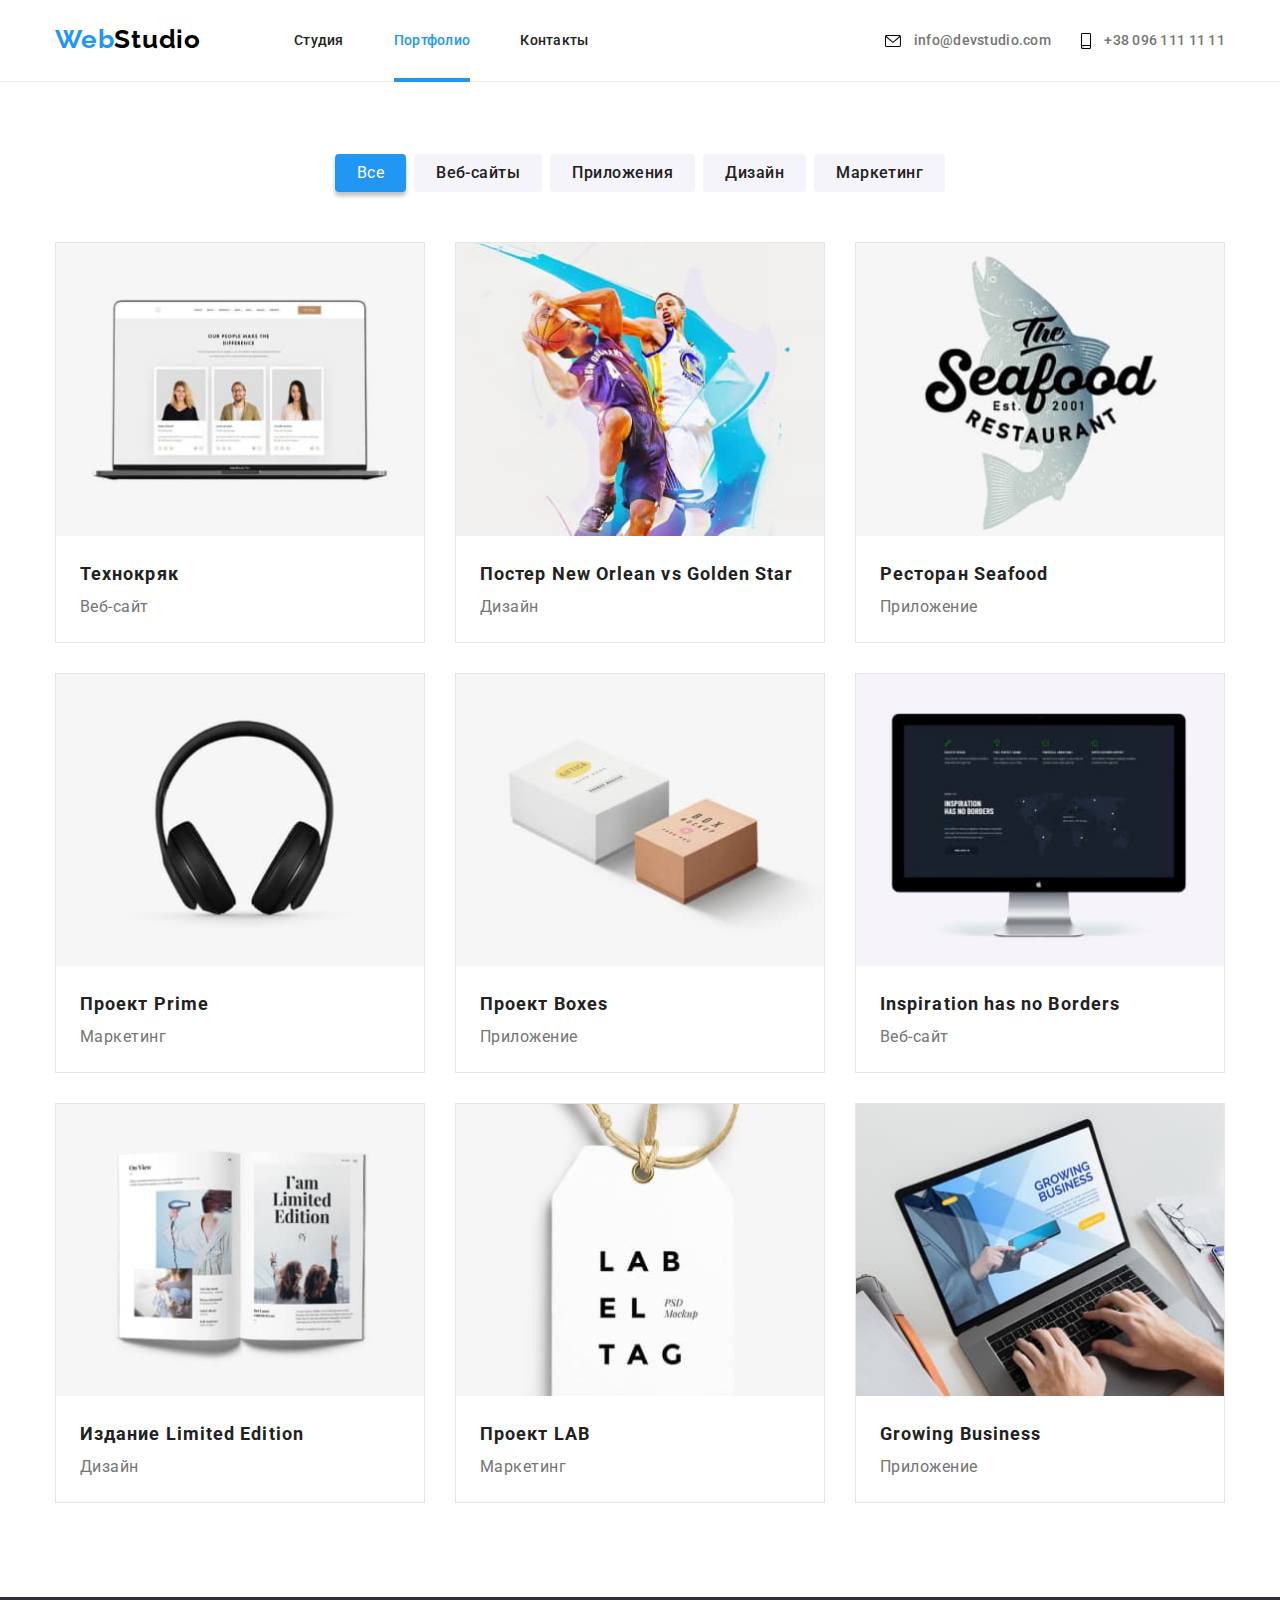
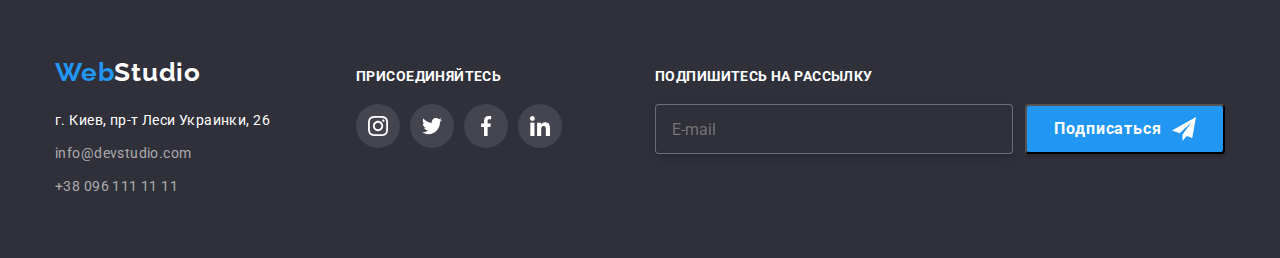
<file: portfolio.html>
<!DOCTYPE html>
<html lang="ru">
    <head>
        <meta charset="UTF-8"/>
        <meta http-equiv="X-UA-Compatible" content="IE=edge"/>
        <meta name="viewport" content="width=device-width, initial-scale=1.0"/>
        <title>Document</title>

        <link rel="preconnect" href="https://fonts.googleapis.com"/>
        <link rel="preconnect" href="https://fonts.gstatic.com" crossorigin/>
        <link href="https://fonts.googleapis.com/css2?family=Raleway:wght@700&family=Roboto:wght@400;500;700;900&display=swap"
            rel="stylesheet"/>
        <link rel="stylesheet"
            href="https://cdnjs.cloudflare.com/ajax/libs/modern-normalize/1.1.0/modern-normalize.min.css"/>
        <link rel="stylesheet" href="css/styles.css"/>
    </head>

    <body>
    <header class="header_background">
        <div class="container row_header">
            <nav class="row_logo_pages">
                <a class="logo" href="">Web<span class="black">Studio</span></a>
                <ul class="row_pages without_marker">
                    <li class="indent_item_pages"><a class="item_row_pages" href="index.html">Студия</a></li>
                    <li class="indent_item_pages"><a class="item_row_pages linc_current" href="portfolio.html">Портфолио</a></li>
                    <li class="indent_item_pages"><a class="item_row_pages" href="">Контакты</a></li>
                </ul>
            </nav>
            <ul class="row_contacts without_marker">
                <li class="header_icon_row">
                    <a class="item_row_contacts mail" href="">
                        <svg class="header_icon" width="16" height="12">
                            <use href="./images/icons.svg#icon-envelope"></use>
                        </svg>
                        info@devstudio.com
                    </a>
                </li>
                <li class="header_icon_row">
                    <a class="item_row_contacts" href="">
                        <svg class="header_icon" width="10" height="16">
                            <use href="./images/icons.svg#icon-smartphone"></use>
                        </svg>
                        +38 096 111 11 11
                    </a>
                </li>
            </ul>
        </div>
    </header>

        <main>
            <section class="section_filter">   
                <div class="container_filter">
                    <h1 class="visually-hidden title_order_filter">Наши проекты фильтр</h1>
                        <ul class="menu_filter without_marker">
                        <li class="item_filter">
                            <button type="button" class="button_portfolio_all">Все</button>
                        </li>
                        <li class="item_filter">
                            <button type="button" class="button_portfolio">Веб-сайты</button>
                        </li>
                        <li class="item_filter">
                            <button type="button" class="button_portfolio">Приложения</button>
                        </li>
                        <li class="item_filter">   
                            <button type="button" class="button_portfolio">Дизайн</button>
                        </li>
                        <li class="item_filter_last">
                            <button type="button" class="button_portfolio">Маркетинг</button>
                        </li>
                    </ul>
                    <ul class="flex_works without_marker">          
                        <li class="item_works">
                            <a class="withaut_underline" href="">
                                <div class="hidden_overlay">                                
                                    <img src= "./images/2-1.jpg" alt="Открытая страцница на ноутбуке" width="370" />
                                    <p class="item_text_overlay">Технокряк это современная<br/> площадка распространения<br /> короновируса. Компании<br/> используют эту платформу для<br /> цифрового шпионажа и атак на<br /> защищенные сервера конкурентов</p>
                                </div>
                                <div class="text_filter_indent">
                                    <h2 class="title_portfolio">Технокряк</h2>
                                    <p class="filter">Веб-сайт</p>
                                </div>
                            </a>
                        </li>
                        <li class="item_works">
                            <a class="withaut_underline" href="">
                                <div class="hidden_overlay">
                                    <img src="./images/2-2.jpg" alt="Волейболисты" width="370" />
                                    <p class="item_text_overlay">Технокряк это современная<br /> площадка распространения<br /> короновируса. Компании<br />
                                        используют эту платформу для<br /> цифрового шпионажа и атак на<br /> защищенные сервера конкурентов</p>
                                </div>
                                <div class="text_filter_indent">
                                    <h2 class="title_portfolio">Постер New Orlean vs Golden Star</h2>
                                    <p class="filter">Дизайн</p> 
                                </div>
                            </a>    
                        </li>
                        <li class="item_works">
                            <a class="withaut_underline" href="">
                                <div class="hidden_overlay">
                                    <img src="./images/2-3.jpg" alt="Название ресторана на фоне рыбы" width="370" />
                                    <p class="item_text_overlay">Технокряк это современная<br /> площадка распространения<br /> короновируса. Компании<br />
                                        используют эту платформу для<br /> цифрового шпионажа и атак на<br /> защищенные сервера конкурентов</p>
                                </div>
                                <div class="text_filter_indent">
                                    <h2 class="title_portfolio">Ресторан Seafood</h2>
                                    <p class="filter">Приложение</p> 
                                </div>
                            </a>
                        </li>
                         <li class="item_works">
                            <a class="withaut_underline" href="">
                                <div class="hidden_overlay">
                                    <img src="./images/2-4.jpg" alt="Наушники" width="370" />
                                    <p class="item_text_overlay">Технокряк это современная<br /> площадка распространения<br /> короновируса. Компании<br />
                                        используют эту платформу для<br /> цифрового шпионажа и атак на<br /> защищенные сервера конкурентов</p>
                                </div>
                                <div class="text_filter_indent">
                                    <h2 class="title_portfolio">Проект Prime</h2>
                                    <p class="filter">Маркетинг</p>
                                </div>
                            </a>   
                        </li>
                        <li class="item_works">
                            <a class="withaut_underline" href="">
                                <div class="hidden_overlay">
                                    <img src="./images/2-5.jpg" alt="Коробки" width="370" />
                                    <p class="item_text_overlay">Технокряк это современная<br /> площадка распространения<br /> короновируса. Компании<br />
                                        используют эту платформу для<br /> цифрового шпионажа и атак на<br /> защищенные сервера конкурентов</p>
                                </div>
                                <div class="text_filter_indent">
                                    <h2 class="title_portfolio">Проект Boxes</h2>
                                    <p class="filter">Приложение</p>
                                </div>
                            </a>
                        </li>
                        <li class="item_works">
                            <a class="withaut_underline" href="">
                                <div class="hidden_overlay">    
                                    <img src="./images/2-6.jpg" alt="Экран компьютера" width="370" />
                                    <p class="item_text_overlay">Технокряк это современная<br /> площадка распространения<br /> короновируса. Компании<br />
                                        используют эту платформу для<br /> цифрового шпионажа и атак на<br /> защищенные сервера конкурентов</p>
                                </div>
                                <div class="text_filter_indent">
                                    <h2 lang="en" class="title_portfolio">Inspiration has no Borders</h2>
                                    <p class="filter">Веб-сайт</p>
                                </div>
                            </a>
                        </li>
                        <li class="item_works">
                            <a class="withaut_underline" href="">
                                <div class="hidden_overlay">
                                    <img src="./images/2-7.jpg" alt="Открытая книга" width="370" />
                                    <p class="item_text_overlay">Технокряк это современная<br /> площадка распространения<br /> короновируса. Компании<br />
                                       используют эту платформу для<br /> цифрового шпионажа и атак на<br /> защищенные сервера конкурентов</p>
                                </div>
                                <div class="text_filter_indent">
                                    <h2 class="title_portfolio">Издание Limited Edition</h2>
                                    <p class="filter">Дизайн</p>
                                </div>
                            </a>
                        </li>
                        <li class="item_works">
                            <a class="withaut_underline" href="">
                                <div class="hidden_overlay">
                                    <img src="./images/2-8.jpg" alt="Бумажная бирка" width="370" />
                                    <p class="item_text_overlay">Технокряк это современная<br /> площадка распространения<br /> короновируса. Компании<br />
                                        используют эту платформу для<br /> цифрового шпионажа и атак на<br /> защищенные сервера конкурентов</p>
                                </div>
                                <div class="text_filter_indent">
                                    <h2 class="title_portfolio">Проект LAB</h2>
                                    <p class="filter">Маркетинг</p>
                                </div>
                            </a>
                        </li>
                        <li class="item_works">
                            <a class="withaut_underline" href="">
                                <div class="hidden_overlay">
                                    <img src="./images/2-9 foto (1).jpg" alt="Ноутбук с открытым приложением" width="370" />
                                    <p class="item_text_overlay">Технокряк это современная<br /> площадка распространения<br /> короновируса. Компании<br />
                                        используют эту платформу для<br /> цифрового шпионажа и атак на<br /> защищенные сервера конкурентов</p>
                                </div>
                                <div class="text_filter_indent">
                                    <h2 lang="en" class="title_portfolio">Growing Business</h2>
                                    <p class="filter">Приложение</p>
                                </div>
                            </a>
                        </li>
                    </ul>
                </div> 
            </section>
        </main> 
        
    <footer class="footer_background">
        <div class="container footer_row">
            <div class="footer_addresses">
                <a class="footer_logo" href="/">Web<span class="wight">Studio</span></a>
                <address>
                    <p class="footer_address">г. Киев, пр-т Леси Украинки, 26</p>
                    <ul class="without_marker">
                        <li class="footer_mail"><a class="footer-contacts" href="">info@devstudio.com</a></li>
                        <li><a class="footer-contacts" href="">+38 096 111 11 11</a></li>
                    </ul>
                </address>
            </div>
            <div class="footer_icons">
                <p class="footer_title">ПРИСОЕДИНЯЙТЕСЬ</p>
                <ul class="footer_icon_row without_marker">
                    <li>
                        <a class="footer_button_item" href="">
                            <svg class="footer_icon" width="20" height="20">
                                <use href="./images/icons.svg#icon-instagram-2"></use>
                            </svg>
                        </a>
                    </li>
                    <li>
                        <a class="footer_button_item" href="">
                            <svg class="footer_icon" width="20" height="20">
                                <use href="./images/icons.svg#icon-twitter-1 "></use>
                            </svg>
                        </a>
                    </li>
                    <li>
                        <a class="footer_button_item" href="">
                            <svg class="footer_icon" width="20" height="20">
                                <use href="./images/icons.svg#icon-facebook-1"></use>
                            </svg>
                        </a>
                    </li>
                    <li>
                        <a class="footer_button_item" href="">
                            <svg class="footer_icon" width="20" height="20">
                                <use href="./images/icons.svg#icon-linkedin-1"></use>
                            </svg>
                        </a>
                    </li>
                </ul>
            </div>
            <div>
                <label for='mail_subscr' class="footer_title">ПОДПИШИТЕСЬ НА РАССЫЛКУ</label>
                <div class="footer_subscription_row">
                    <input type="email" name="mail" id="mail_subscr" placeholder="E-mail" class="footer_subscription" />
                    <button class="button_subscription" tipe="submit">Подписаться
                        <svg class="icon_subscription" width="24" height="24">
                            <use href="./images/icons.svg#icon-icon-send">
                        </svg>
                    </button>
                </div>
            </div>
        </div>
    </footer>

    </body>
</html>
</file>
<file: css/styles.css>
html {
  box-sizing: border-box;
}

*,
*::before,
*::after {
  box-sizing: inherit;
}

h1,
h2,
h3,
h4,
h5,
h6,
p {
  margin: 0;
}

.list {
  list-style: none;
  padding: 0;
  margin: 0;
}

.link {
  text-decoration: none;
  color: inherit;
}

/* .clients_button {
  border-style: none;
} */

img {
  display: block;
  max-width: 100%;
  height: auto;
}

:root {
  --brand-color: #212121;
  --color-black: black;
  --color-blu: #2196f3;
  --color-wight: #ffffff;
  --color-gray: #757575;
  --background-color: #2f303a;
  --color-footer-contacts: rgba(255, 255, 255, 0.6);
  --button-portfolio-background-color: #3e3d41;
  --item-teem-shadow: #e5e5e5;
  --header_line_bottom: #ececec;
  --icon: #afb1b8;
  --skills_button: #f5f4fa;
  --footer_back_icon: rgba(255, 255, 255, 0.1);
  --time_animation: 250ms cubic-bezier(0.4, 0, 0.2, 1);
}

body {
  font-family: 'Roboto', sans-serif;
  color: var(--brand-color);
}

.header_background {
  border-bottom: 1px solid var(--header_line_bottom);
}

.container {
  width: 1200px;
  padding-left: 15px;
  padding-right: 15px;
  margin: 0 auto;
}

.logo {
  display: block;
  font-family: 'Raleway', sans-serif;
  font-weight: 700;
  font-size: 26px;
  line-height: 31px;
  letter-spacing: 0.03em;
  text-decoration: none;
  color: var(--color-blu);
  padding: 24px 0px 25px 0px;
  margin-right: 93px;
}

.row_pages,
.row_contacts,
.row_logo_pages,
.row_header,
.item_row_contacts,
.header_icon_row,
.clients_row {
  display: flex;
}

.item_row_pages {
  display: block;
  text-decoration: none;
  font-weight: 500;
  line-height: 16px;
  font-size: 14px;
  letter-spacing: 0.02em;
  color: var(--brand-color);
  padding: 32px 0px;

  transition-property: color;
  transition-duration: 250ms;
  transition-timing-function: var(--time_animation);
}

.button_portfolio_all:hover,
.item_row_pages:hover {
  cursor: pointer;
}

.indent_item_pages {
  margin-right: 50px;
  position: relative;
}

.item_row_contacts {
  display: block;
  text-decoration: none;
  font-weight: 500;
  font-size: 14px;
  line-height: 16px;
  letter-spacing: 0.02em;
  color: var(--color-gray);
  padding: 32px 0px;
  text-align: center;

  transition: color var(--time_animation);
}

.item_row_contacts svg {
  transition: fill var(--time_animation);
}

.header_icon {
  margin-right: 10px;
  vertical-align: middle;
}

.row_contacts {
  margin-left: auto;
  margin-right: 0;
  display: flex;
  /* float: right; */
}

.blu {
  color: var(--color-blu);
}
.black {
  color: var(--color-black);
}
.wight {
  color: var(--color-wight);
}

.item_row_pages:hover,
.item_row_pages:focus {
  color: var(--color-blu);
  cursor: pointer;
}

.item_row_contacts:hover,
.item_row_contacts:focus {
  color: var(--color-blu);
  cursor: pointer;
}
.item_row_contacts:hover svg,
.item_row_contacts:focus svg {
  fill: var(--color-blu);
  cursor: pointer;
}

.item_row_pages:hover::after,
.item_row_pages:focus::after {
  opacity: 1;
}

.linc_current {
  color: var(--color-blu);
}

.item_row_pages:after {
  content: '';
  display: block;
  width: 100%;
  height: 4px;
  background-color: var(--color-blu);
  position: absolute;
  bottom: -1px;
  opacity: 0;

  /* transition-property: opacity;
  transition-duration: 250ms;
  transition-timing-function: var(--time_animation); */
  transition: opacity var(--time_animation);
}

.linc_current:after {
  opacity: 1;
  content: '';
  display: block;
  width: 100%;
  height: 4px;
  background-color: var(--color-blu);
  position: absolute;
  bottom: -1px;
}

.row_header {
  justify-content: space-between;
}

.mail {
  margin-right: 30px;
}

.without_marker {
  list-style-type: none;
  margin-top: 0px;
  margin-bottom: 0px;
  margin-left: 0px;
  margin-block-start: 0em;
  margin-block-end: 0em;
  padding-inline-start: 0px;
}

.section_order {
  padding-top: 200px;
  padding-bottom: 200px;
  background-image: linear-gradient(to right, rgba(47, 48, 58, 0.4), rgba(47, 48, 58, 0.4)),
    url('../images/big\ \(1\).jpg');
  background-size: cover;
  background-position: center;
  background-repeat: no-repeat;
  max-width: 1600px;
  margin: 0 auto;
}
.container_order {
  width: 1200px;
  padding-left: 15px;
  padding-right: 15px;
  margin: 0 auto;
}

.title_order_filter {
  text-transform: uppercase;
  text-align: center;
  font-weight: 900;
  font-size: 44px;
  color: var(--color-wight);
  margin-top: 0px;
  margin-bottom: 30px;
  line-height: 60px;
  letter-spacing: 0.06em;
}

.button_order {
  font-family: inherit;
  background-color: var(--color-blu);
  font-style: normal;
  font-size: 16px;
  line-height: 1.6;
  letter-spacing: 0.06em;
  color: var(--color-wight);
  border-radius: 4px;
  display: block;
  margin: 0 auto;
  min-width: 200px;
  height: 50px;
  border: none;
  text-shadow: 0px 4px 4px rgba(0, 0, 0, 0.25);
}

.title_hidden {
  font-weight: 700;
  letter-spacing: 3%;
  margin-bottom: 0px;
  text-align: center;
  margin-top: 90px;
}

.visually-hidden {
  position: absolute;
  width: 1px;
  height: 1px;
  margin: -1px;
  border: 0;
  padding: 0;

  white-space: nowrap;
  clip-path: inset(100%);
  clip: rect(0 0 0 0);
  overflow: hidden;
}

.section_skills {
  padding-top: 94px;
  padding-bottom: 94px;
}

.skills_row {
  display: flex;
}

.skills_blocks {
  display: block;
  width: 270px;
  margin-right: 30px;
}

.skills_button {
  border: none;
  border-radius: 4px;
  width: 270px;
  height: 120px;
  margin-bottom: 30px;
  background-color: var(--skills_button);
  padding-right: 0px;
  padding-left: 0px;
  display: flex;
  align-items: center;
  justify-content: center;
}
.skills_icon {
  margin: 0;
}
.section_affairs {
  padding-bottom: 94px;
}

.affairs_row {
  display: flex;
  justify-content: space-between;
}

.affairs_foto {
  position: relative;
}

.affairs_text {
  position: absolute;
  bottom: 0px;
  right: 0px;
  font-family: Roboto;
  font-style: normal;
  font-weight: bold;
  font-size: 14px;
  line-height: 16px;
  text-align: center;
  letter-spacing: 0.03em;
  text-transform: uppercase;
  color: var(--color-wight);
  width: 370px;
  height: 70px;
  background: rgba(47, 48, 58, 0.8);
  /* padding: 27px 0px; */

  display: flex;
  align-items: center;
  justify-content: center;
}

.title_skills {
  text-transform: uppercase;
  font-weight: 700;
  font-size: 14px;
  font-style: bold;
  letter-spacing: 0.03em;
  line-height: 16px;
  margin-top: 0px;
  margin-bottom: 10px;
}

.title_affairs {
  font-weight: 700;
  font-size: 36px;
  margin-bottom: 50px;
  text-align: center;
  margin-top: 0px;
  line-height: 42px;
  letter-spacing: 0.03em;
}

.section_team {
  background-color: var(--skills_button);
  padding-top: 94px;
  padding-bottom: 94px;
}

.title_team {
  font-weight: 700;
  font-size: 36px;
  margin-bottom: 0px;
  text-align: center;
  line-height: 42px;
  letter-spacing: 0.03em;
  margin-top: 0px;
  margin-bottom: 50px;
}

.team_row {
  display: flex;
  justify-content: space-between;
}
.title_names {
  font-weight: 500;
  font-size: 16px;
  line-height: 19px;
  text-align: center;
  letter-spacing: 0.03em;
  margin-bottom: 10px;
}
.item_team {
  /* display: block; */
  text-align: center;
  filter: drop-shadow(0px 4px 4px rgba(0, 0, 0, 0.25));
  background-color: var(--color-wight);
  /* margin-right: 30px; */
}

.team_text {
  padding: 30px 32px;
}

.text {
  font-weight: 400;
  font-size: 14px;
  color: var(--color-gray);
  line-height: 24px;
  letter-spacing: 0.03em;
  margin-bottom: 16px;
}

.profession-team {
  font-weight: 400;
  font-size: 16px;
  color: var(--color-gray);
  line-height: 19px;
  letter-spacing: 0.03em;
}

.team_button_item {
  width: 44px;
  height: 44px;
  background-color: var(--color-wight);
  display: flex;
  align-items: center;
  justify-content: center;
  border: none;
  border-radius: 50%;

  transition: background-color var(--time_animation);
}

.team_button_item:focus svg,
.team_button_item:hover svg {
  fill: var(--color-wight);
  cursor: pointer;
}
.team_button_item:focus,
.team_button_item:hover {
  background-color: var(--color-blu);
  cursor: pointer;
}

.team_icon {
  fill: var(--icon);

  transition: fill var(--time_animation);
}

.clients_section {
  padding: 94px 0px;
}
.team_icon_row {
  display: flex;
  justify-content: space-between;
}

.clients_row {
  justify-content: space-between;
}
.clients_title {
  font-weight: bold;
  font-size: 36px;
  line-height: 42px;
  text-align: center;
  letter-spacing: 0.03em;
  margin-bottom: 50px;
}
.clients_button {
  border-style: solid;
  display: flex;
  align-items: center;
  justify-content: center;
  width: 170px;
  height: 92px;
  outline-width: 1px;
  border-color: var(--icon);
  border-radius: 4px;
  border-width: 1px;

  transition: border-color var(--time_animation);
}

.icon_clients {
  fill: var(--icon);
  bottom: 15px;

  transition: fill var(--time_animation);
}

.clients_button:hover,
.clients_button:focus,
.clients_button:hover svg,
.clients_button:focus svg {
  cursor: pointer;
  border-color: var(--color-blu);
  fill: var(--color-blu);
}

/* ФУТЕР */

.footer_background {
  background-color: var(--background-color);
  padding-top: 60px;
  padding-bottom: 60px;
}
.footer_addresses {
  margin-right: 70px;
  width: 231px;
}
.footer_logo {
  display: block;
  font-family: 'Raleway', sans-serif;
  font-weight: 700;
  font-size: 26px;
  line-height: 31px;
  letter-spacing: 0.03em;
  text-decoration: none;
  color: var(--color-blu);
  margin-bottom: 20px;
}

.footer_address {
  font-weight: 400;
  font-size: 14px;
  font-style: normal;
  letter-spacing: 0.03em;
  color: var(--color-wight);
  text-decoration: none;
  line-height: 24px;
  margin-bottom: 9px;
}

.footer-contacts {
  font-weight: 400;
  font-size: 14px;
  font-style: normal;
  letter-spacing: 0.03em;
  color: var(--color-footer-contacts);
  text-decoration: none;
  line-height: 24px;
  transition: color var(--time_animation);
}

.footer-contacts:focus {
  color: var(--color-blu);
}

.footer_mail {
  margin-bottom: 9px;
}
.footer_icons {
  width: 206px;
  margin-right: 93px;
}
.footer_title {
  display: block;
  color: var(--color-wight);
  font-weight: bold;
  font-size: 14px;
  line-height: 16px;
  letter-spacing: 0.03em;
  text-transform: uppercase;
  margin-bottom: 20px;
}

.footer_row,
.footer_icon_row {
  display: flex;
}
.footer_row {
  align-items: baseline;
}
.footer_icon_row {
  justify-content: space-between;
}

.footer_button_item {
  width: 44px;
  height: 44px;
  border: none;
  background-color: var(--footer_back_icon);
  display: flex;
  align-items: center;
  justify-content: center;
  border: none;
  border-radius: 50%;

  transition: background-color var(--time_animation);
}
.footer_button_item:focus svg,
.footer_button_item:hover svg {
  fill: var(--color-wight);
  cursor: pointer;
}
.footer_button_item:focus,
.footer_button_item:hover {
  background-color: var(--color-blu);
  cursor: pointer;
}
.footer_icon {
  fill: var(--color-wight);
  margin: 0;
}

.footer_subscription_row {
  display: flex;
  justify-content: space-between;
  width: 570px;
}
.footer_subscription {
  display: flex;
  width: 358px;
  height: 50px;
  border: 1px solid rgba(255, 255, 255, 0.3);
  box-sizing: border-box;
  filter: drop-shadow(0px 4px 4px rgba(0, 0, 0, 0.15));
  border-radius: 4px;
  background-color: var(--background-color);
  padding: 15px 0 15px 16px;
}

.button_subscription {
  display: flex;
  align-items: center;
  justify-content: center;
  width: 200px;
  height: 50px;
  padding: 0;
  font-family: Roboto;
  font-style: normal;
  font-weight: bold;
  font-size: 16px;
  line-height: 30px;
  letter-spacing: 0.06em;
  background-color: var(--color-blu);
  box-shadow: 0px 4px 4px rgba(0, 0, 0, 0.15);
  border-radius: 4px;
  color: var(--color-wight);
}
.icon_subscription {
  margin-left: 10px;
}

/* ПОРТФОЛИО */

.title_portfolio {
  font-weight: 700;
  font-size: 18px;
  line-height: 36px;
  letter-spacing: 0.06em;
  color: var(--brand-color);
}

.text_filter_indent {
  padding: 20px 24px;
}

.filter {
  font-weight: 400px;
  font-size: 16px;
  line-height: 30px;
  letter-spacing: 0.03em;
  color: var(--color-gray);
}

.container_filter {
  width: 1200px;
  padding-left: 15px;
  padding-right: 15px;
  margin: 0 auto;
}

.section_filter {
  padding-top: 72px;
  padding-bottom: 94px;
}
.container_footer {
  width: 1200px;
  padding-left: 15px;
  padding-top: 94px;
  padding-right: 15px;
  margin-left: 200px;
  margin-right: 200px;
  margin-bottom: 0px;
  margin-top: 0px;
  background-color: var(--background-color);
}

.button_portfolio_all {
  display: inline-block;
  font-family: inherit;
  padding: 6px 22px 6px 22px;
  background-color: var(--color-blu);
  color: var(--color-wight);
  border-radius: 4px;
  border: none;
  font-weight: 400;
  font-size: 16px;
  margin-bottom: 0px;
  line-height: 26px;
  text-align: center;
  letter-spacing: 0.03em;
  box-shadow: 0px 4px 4px rgba(0, 0, 0, 0.25);
}

.button_portfolio {
  display: inline-block;
  font-family: inherit;
  padding: 6px 22px 6px 22px;
  background-color: var(--skills_button);
  color: var(--brand-color);
  border-radius: 4px;
  border: none;
  font-weight: 500;
  font-size: 16px;
  line-height: 26px;
  text-align: center;
  letter-spacing: 0.03em;
  margin-bottom: 0px;

  transition: color var(--time_animation);
  transition: background-color var(--time_animation);
  transition: box-shadow var(--time_animation);
}

.button_portfolio:focus,
.button_portfolio:hover {
  background-color: var(--color-blu);
  color: var(--color-wight);
  cursor: pointer;
  box-shadow: 0px 4px 4px rgba(0, 0, 0, 0.25);
}

.item_filter {
  margin-right: 8px;
}

.menu_filter {
  display: flex;
  justify-content: center;
  margin-bottom: 50px;
}
.flex_works {
  display: flex;
  flex-wrap: wrap;
}
.withaut_underline {
  text-decoration: none;
}
.item_works {
  border: 1px solid var(--item-teem-shadow);
  width: calc((100% - 60px) / 3);
  margin-right: 30px;
  margin-bottom: 30px;
  box-shadow: none;

  transition: box-shadow var(--time_animation);
}

.item_works:nth-child(3n) {
  margin-right: 0px;
}
.item_works:nth-last-child(-n + 3) {
  margin-bottom: 0;
}
.item_works:hover,
.item_works:focus-within {
  cursor: pointer;
  box-shadow: 0px 4px 4px rgba(0, 0, 0, 0.25);
}

.item_works:hover p,
.item_works:focus-within p {
  opacity: 1;
  transform: translateY(0%);
}

.item_text_overlay {
  position: absolute;
  transform: translateY(100%);
  top: 0px;
  width: 370px;
  height: 294px;
  padding: 63px 24px;
  font-family: Roboto;
  font-style: normal;
  font-weight: normal;
  font-size: 18px;
  line-height: 28px;
  letter-spacing: 0.03em;
  color: var(--color-wight);
  background: rgba(33, 150, 243, 0.9);

  transition: transform var(--time_animation);
}

.hidden_overlay {
  position: relative;
  overflow: hidden;
}

.backdrop {
  position: fixed;
  top: 0;
  left: 0;
  width: 100%;
  height: 100%;
  background-color: rgba(0, 0, 0, 0.2);
}

.backdrop.is-hidden {
  opacity: 0;
  pointer-events: none;
}
.modal {
  position: absolute;
  top: 50%;
  left: 50%;
  transform: translate(-50%, -50%);
  min-width: 528px;
  min-height: 581px;
  background-color: var(--color-wight);
}

.close_modal {
  position: absolute;
  left: 93%;
  top: 0px;
  width: 30px;
  height: 30px;
  border-radius: 50%;
  border: 1px solid rgba(0, 0, 0, 0.1);
  background-color: var(--color-wight);
  padding: 0;
  margin-top: 8px;
}

.close_modal:hover,
.close_modal:focus,
.close_modal:hover svg,
.close_modal:focus svg {
  cursor: pointer;
  fill: var(--color-blu);
}

.close_modal_icon {
  fill: var(--color-black);
  display: flex;
  margin-right: auto;
  margin-left: auto;
  background-position: 50% 50%;

  transition: fill var(--time_animation);
}

.form-block {
  padding: 40px;
}
.form_title {
  font-family: Roboto;
  font-style: normal;
  font-weight: bold;
  font-size: 20px;
  line-height: 23px;
  text-align: center;
  letter-spacing: 0.03em;
  color: var(--brand-color);
  margin-bottom: 12px;
}

.form_column {
  display: flex;
  flex-direction: column;
}

.form_input_icon {
  position: relative;
}

.form_input {
  border-width: 1px;
  border-color: rgba(33, 33, 33, 0.2);
  margin-bottom: 10px;
  height: 40px;
  width: 448px;
  padding-top: 12px;
  padding-bottom: 12px;
  padding-left: 42px;
  border-radius: 4px;
  transition: border-color var(--time_animation);
}

.form_icon {
  position: absolute;
  left: 12px;
  top: 13px;
  fill: var(--color-black);
  transition: fill var(--time_animation);
}
.form_input:hover,
.form_input:focus,
.form_input_icon:hover svg,
.form_input_icon:focus-within svg {
  cursor: pointer;
  border-color: var(--color-blu);
  fill: var(--color-blu);
}

.form_label {
  font-family: Roboto;
  font-style: normal;
  font-weight: normal;
  font-size: 12px;
  line-height: 14px;
  letter-spacing: 0.01em;
  color: var(--color-gray);
  margin-bottom: 4px;
}

.form_frame_comment {
  width: 448px;
  height: 120px;
  margin-bottom: 20px;
  border-width: 1px;
  border-color: rgba(33, 33, 33, 0.2);
  box-sizing: border-box;
  border-radius: 4px;
  resize: none;
  padding: 12px 16px;
  transition: border-color var(--time_animation);
}

.form_frame_comment:hover,
.form_frame_comment:focus {
  cursor: pointer;
  border-color: var(--color-blu);
}

.form_frame_comment::placeholder {
  font-family: Roboto;
  font-style: normal;
  font-weight: normal;
  font-size: 12px;
  line-height: 14px;
  letter-spacing: 0.01em;

  color: rgba(117, 117, 117, 0.5);
}

.form_contract_row {
  display: flex;
  align-items: center;
  justify-content: center;
  font-family: Roboto;
  font-style: normal;
  font-weight: normal;
  font-size: 14px;
  line-height: 24px;
  letter-spacing: 0.03em;
  color: var(--color-gray);
  margin-left: 8.5px;
  margin-right: 4px;
}
/* 
.form_contract_row.label:checked {
  background-color: var(--color-blu);
}
.checkbox_icon:checked {
  background-color: var(--color-blu);
} */
.form_checkbox {
  -webkit-appearance: none;
  -moz-appearance: none;
  appearance: none;
}

.form_checkbox_icon {
  display: inline-block;
  width: 16px;
  height: 15px;
  border-width: 2px;
  border-color: var(--color-black);
  border-radius: 4px;
  background-color: var(--color-wight);
  transition: background-color var(--time_animation);
  transition: border-color var(--time_animation);
}

/* .checkbox:checked + .checkbox_icon {
  background-color: var(--color-blu);
} */

.form_consent {
  display: flex;
  align-items: center;
  justify-content: center;
  font-family: Roboto;
  font-style: normal;
  font-weight: normal;
  font-size: 14px;
  line-height: 24px;
  letter-spacing: 0.03em;
  color: var(--color-gray);
  margin-left: 8.5px;
  margin-right: 4px;
}

.form_contract {
  /* display: flex;
  align-items: flex-start;
  justify-content: center; */
  text-decoration-line: underline;
  color: var(--color-blu);
}

.form_button_submit {
  display: flex;
  align-items: center;
  justify-content: center;
  margin-right: auto;
  margin-left: auto;
  width: 200px;
  height: 50px;
  border-radius: 4px;
  border: none;
  background-color: var(--color-blu);
  color: var(--color-wight);
  text-align: center;
  font-family: Roboto;
  font-style: normal;
  font-weight: bold;
  font-size: 16px;
  line-height: 30px;
  letter-spacing: 0.06em;
  padding: 0px;
  margin-top: 30px;
  margin-bottom: 40px;
}
.form_button_submit:focus,
.form_button_submit:hover {
  cursor: pointer;
}
</file>
